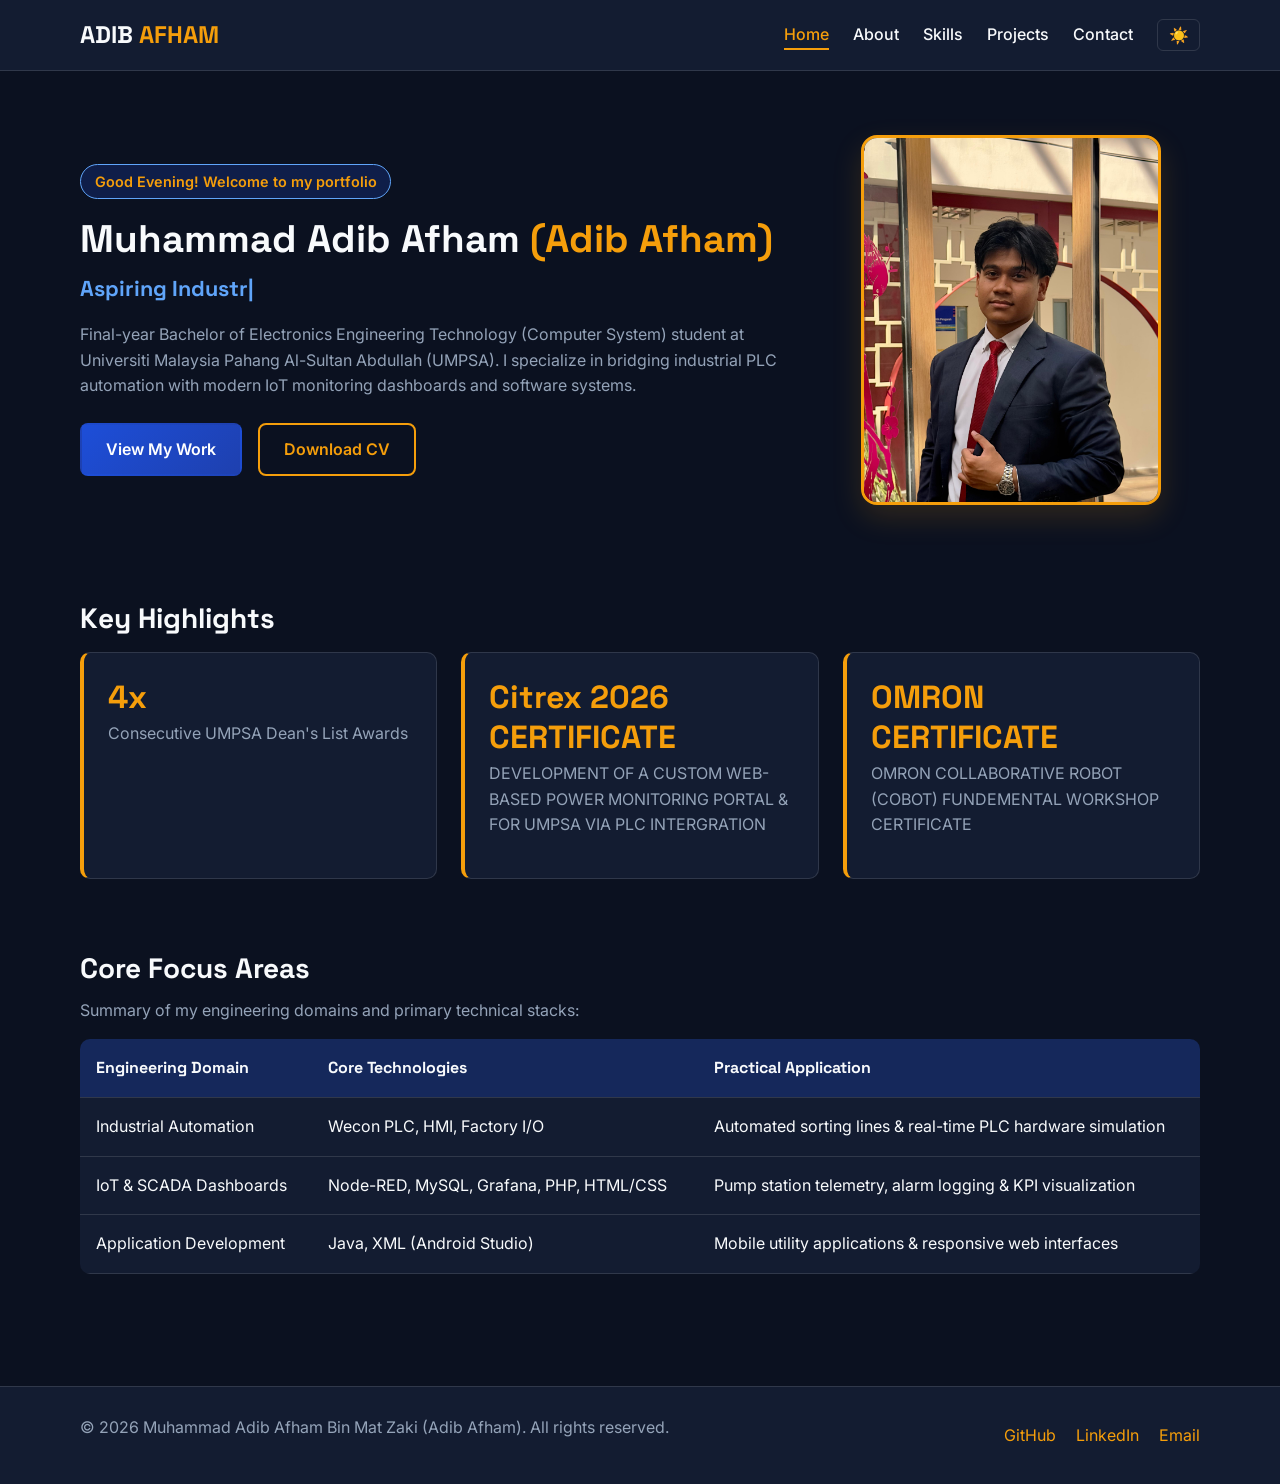
<file: index.html>
<!DOCTYPE html>
<html lang="en">
<head>
  <meta charset="UTF-8">
  <meta name="viewport" content="width=device-width, initial-scale=1.0">
  <title>ADIB AFHAM | Electronics &amp; Automation Portfolio</title>
  <link rel="preconnect" href="https://fonts.googleapis.com">
  <link rel="preconnect" href="https://fonts.gstatic.com" crossorigin>
  <link href="https://fonts.googleapis.com/css2?family=Inter:wght@400;500;600&family=Space+Grotesk:wght@600;700&display=swap" rel="stylesheet">
  <link rel="stylesheet" href="css/style.css">
</head>
<body>
  <header class="site-header">
    <div class="container nav-wrapper">
      <a href="index.html" class="logo">ADIB<span> AFHAM</span></a>
      <button class="hamburger" id="hamburgerBtn" aria-label="Toggle Navigation" aria-expanded="false">
        <span></span>
        <span></span>
        <span></span>
      </button>
      <nav class="main-nav" id="mainNav">
        <ul>
          <li><a href="index.html" class="active">Home</a></li>
          <li><a href="about.html">About</a></li>
          <li><a href="skills.html">Skills</a></li>
          <li><a href="projects.html">Projects</a></li>
          <li><a href="contact.html">Contact</a></li>
        </ul>
        <button id="themeToggle" class="theme-btn" aria-label="Toggle Light/Dark Mode">☀️</button>
      </nav>
    </div>
  </header>

  <main>
    <section class="hero container">
      <div class="hero-content">
        <p id="timeGreeting" class="greeting-badge">Welcome to my portfolio</p>
        <h1>Muhammad Adib Afham <span class="highlight">(Adib Afham)</span></h1>
        <h2 class="typing-wrapper">
          <span id="typingText"></span><span class="cursor">|</span>
        </h2>
        <p class="hero-bio">
          Final-year Bachelor of Electronics Engineering Technology (Computer System) student at Universiti Malaysia Pahang Al-Sultan Abdullah (UMPSA). I specialize in bridging industrial PLC automation with modern IoT monitoring dashboards and software systems.
        </p>
        <div class="cta-group">
          <a href="projects.html" class="btn btn-primary">View My Work</a>
          <a href="docs/resume.pdf" class="btn btn-outline" download>Download CV</a>
        </div>
      </div>
      <div class="hero-image">
        <img src="images/profile.jpg" alt="Portrait of Muhammad Adib Afham Bin Mat Zaki">
      </div>
    </section>

    <section class="highlights container">
      <h2>Key Highlights</h2>
      <div class="stats-grid">
        <article class="stat-card">
          <h3>4x</h3>
          <p>Consecutive UMPSA Dean's List Awards</p>
        </article>
        <article class="stat-card">
          <h3>Citrex 2026 CERTIFICATE</h3>
          <p>DEVELOPMENT OF A CUSTOM WEB-BASED POWER MONITORING PORTAL &amp; FOR UMPSA VIA PLC INTERGRATION</p>
        </article>
        <article class="stat-card">
          <h3>OMRON CERTIFICATE</h3>
          <p>OMRON COLLABORATIVE ROBOT (COBOT) FUNDEMENTAL WORKSHOP CERTIFICATE</p>
        </article>
      </div>
    </section>

    <section class="overview-table-section container">
      <h2>Core Focus Areas</h2>
      <p>Summary of my engineering domains and primary technical stacks:</p>
      <div class="table-responsive">
        <table>
          <thead>
            <tr>
              <th>Engineering Domain</th>
              <th>Core Technologies</th>
              <th>Practical Application</th>
            </tr>
          </thead>
          <tbody>
            <tr>
              <td>Industrial Automation</td>
              <td>Wecon PLC, HMI, Factory I/O</td>
              <td>Automated sorting lines &amp; real-time PLC hardware simulation</td>
            </tr>
            <tr>
              <td>IoT &amp; SCADA Dashboards</td>
              <td>Node-RED, MySQL, Grafana, PHP, HTML/CSS</td>
              <td>Pump station telemetry, alarm logging &amp; KPI visualization</td>
            </tr>
            <tr>
              <td>Application Development</td>
              <td>Java, XML (Android Studio)</td>
              <td>Mobile utility applications &amp; responsive web interfaces</td>
            </tr>
          </tbody>
        </table>
      </div>
    </section>
  </main>

  <footer class="site-footer">
    <div class="container footer-content">
      <p>&copy; <span id="currentYear">2026</span> Muhammad Adib Afham Bin Mat Zaki (Adib Afham). All rights reserved.</p>
      <div class="social-links">
        <a href="https://github.com/Adeebbs" target="_blank" rel="noopener noreferrer">GitHub</a>
        <a href="https://www.linkedin.com/in/adib-afham-a77aa1451/" target="_blank" rel="noopener noreferrer">LinkedIn</a>
        <a href="mailto:adibafham878@gmail.com">Email</a>
      </div>
    </div>
  </footer>

  <button id="scrollTopBtn" class="scroll-top" title="Back to top">&uarr;</button>
  <script src="js/script.js"></script>
</body>
</html>
</file>
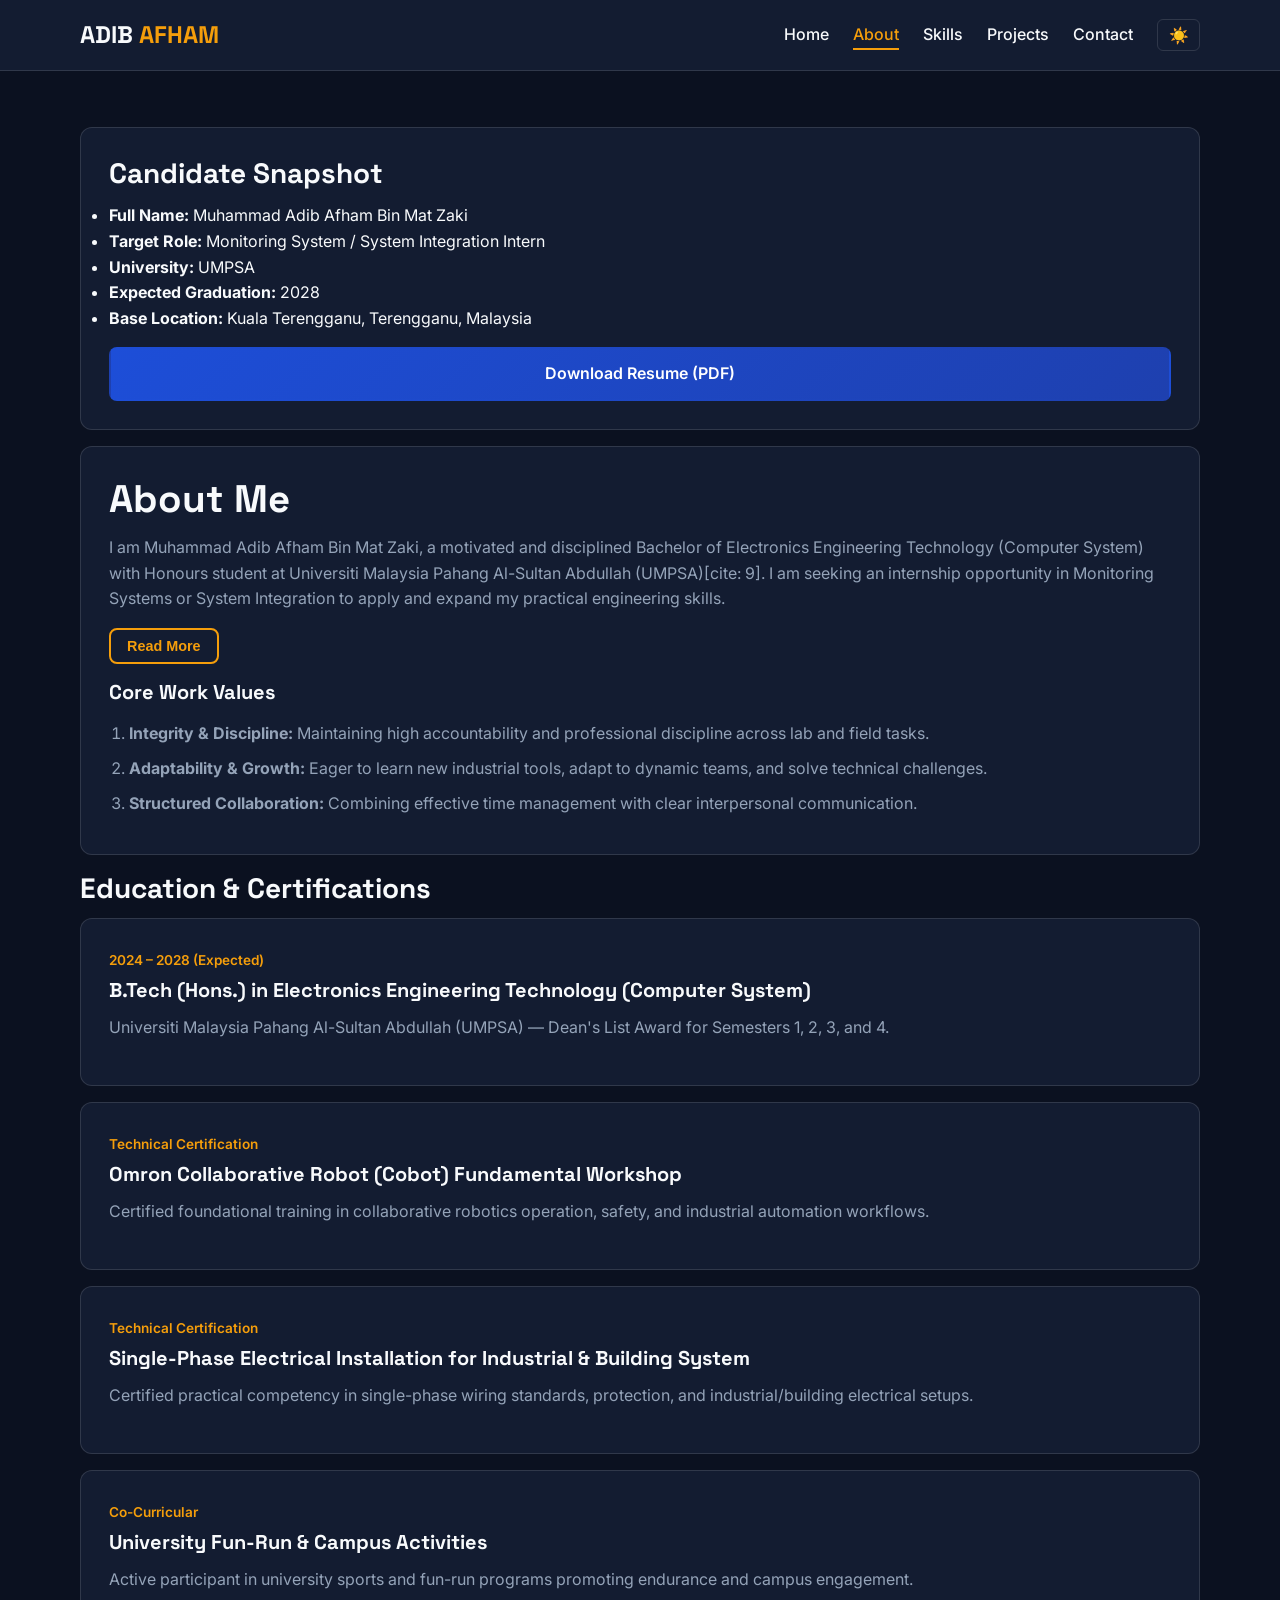
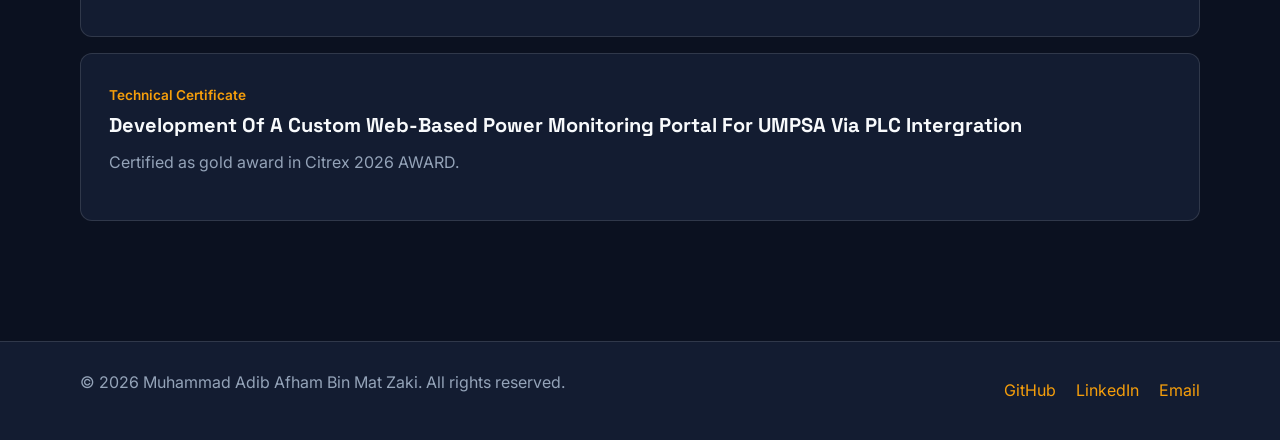
<file: about.html>
<!DOCTYPE html>
<html lang="en">
<head>
  <meta charset="UTF-8">
  <meta name="viewport" content="width=device-width, initial-scale=1.0">
  <title>About Me | Muhammad Adib Afham</title>
  <link rel="preconnect" href="https://fonts.googleapis.com">
  <link rel="preconnect" href="https://fonts.gstatic.com" crossorigin>
  <link href="https://fonts.googleapis.com/css2?family=Inter:wght@400;500;600&family=Space+Grotesk:wght@600;700&display=swap" rel="stylesheet">
  <link rel="stylesheet" href="css/style.css">
</head>
<body>
  <header class="site-header">
    <div class="container nav-wrapper">
      <a href="index.html" class="logo">ADIB<span> AFHAM</span></a>
      <button class="hamburger" id="hamburgerBtn" aria-label="Toggle Navigation" aria-expanded="false">
        <span></span>
        <span></span>
        <span></span>
      </button>
      <nav class="main-nav" id="mainNav">
        <ul>
          <li><a href="index.html">Home</a></li>
          <li><a href="about.html" class="active">About</a></li>
          <li><a href="skills.html">Skills</a></li>
          <li><a href="projects.html">Projects</a></li>
          <li><a href="contact.html">Contact</a></li>
        </ul>
        <button id="themeToggle" class="theme-btn" aria-label="Toggle Light/Dark Mode">☀️</button>
      </nav>
    </div>
  </header>

  <main class="container page-section">
    <div class="split-layout">
      <!-- Sticky Left Profile Card -->
      <aside class="sticky-sidebar">
        <div class="card profile-summary-card">
          <h2>Candidate Snapshot</h2>
          <ul class="meta-list">
            <li><strong>Full Name:</strong> Muhammad Adib Afham Bin Mat Zaki</li>
            <li><strong>Target Role:</strong> Monitoring System / System Integration Intern</li>
            <li><strong>University:</strong> UMPSA</li>
            <li><strong>Expected Graduation:</strong> 2028</li>
            <li><strong>Base Location:</strong> Kuala Terengganu, Terengganu, Malaysia</li>
            <p></p>
          </ul>
          <a href="docs/resume.pdf" class="btn btn-primary full-width" download>Download Resume (PDF)</a>
        </div>
      </aside>
      <p></p>

      <!-- Right Detailed Narrative & Credentials -->
      <div class="split-main">
        <article class="card">
          <h1>About Me</h1>
          <p>
            I am Muhammad Adib Afham Bin Mat Zaki, a motivated and disciplined Bachelor of Electronics Engineering Technology (Computer System) with Honours student at Universiti Malaysia Pahang Al-Sultan Abdullah (UMPSA)[cite: 9]. I am seeking an internship opportunity in Monitoring Systems or System Integration to apply and expand my practical engineering skills.
          </p>
          <div id="moreBio" class="hidden-content">
            <p>
              My academic projects focus on connecting industrial controllers with modern software interfaces—including linking Factory I/O simulations to physical PLC hardware via OPC UA (2025) and developing a web-based Water Pump Monitoring System dashboard using Node-RED, MySQL, and HTML with real-time alarm alerts (2026).
            </p>
            <p>
              Alongside earning Dean's List recognition across four consecutive semesters, I have completed hands-on technical workshops in Omron Collaborative Robots (Cobot) and Single-Phase Electrical Installation, and actively participate in university fun-run events.
            </p>
          </div>
          <button id="readMoreBtn" class="btn btn-outline btn-sm">Read More</button>
          <p>  </p>

          <h3>Core Work Values</h3>
          <ol class="styled-list">
            <li><strong>Integrity &amp; Discipline:</strong> Maintaining high accountability and professional discipline across lab and field tasks.</li>
            <li><strong>Adaptability &amp; Growth:</strong> Eager to learn new industrial tools, adapt to dynamic teams, and solve technical challenges.</li>
            <li><strong>Structured Collaboration:</strong> Combining effective time management with clear interpersonal communication.</li>
          </ol>
        </article>
        <p>


        </p>
        <p></p>
        <p></p>
        <section class="credentials-section">
          <h2>Education &amp; Certifications</h2>
          <div class="credentials-grid">
            <article class="card credential-card">
              <span class="timeline-date">2024 – 2028 (Expected)</span>
              <h3>B.Tech (Hons.) in Electronics Engineering Technology (Computer System)</h3>
              <p>Universiti Malaysia Pahang Al-Sultan Abdullah (UMPSA) — Dean's List Award for Semesters 1, 2, 3, and 4.</p>
            </article>
            <p></p>

            <article class="card credential-card">
              <span class="timeline-date">Technical Certification</span>
              <h3>Omron Collaborative Robot (Cobot) Fundamental Workshop</h3>
              <p>Certified foundational training in collaborative robotics operation, safety, and industrial automation workflows.</p>
            </article>
            <p></p>

            <article class="card credential-card">
              <span class="timeline-date">Technical Certification</span>
              <h3>Single-Phase Electrical Installation for Industrial &amp; Building System</h3>
              <p>Certified practical competency in single-phase wiring standards, protection, and industrial/building electrical setups.</p>
            </article>
            <p></p>

            <article class="card credential-card">
              <span class="timeline-date">Co-Curricular</span>
              <h3>University Fun-Run &amp; Campus Activities</h3>
              <p>Active participant in university sports and fun-run programs promoting endurance and campus engagement.</p>
            </article>
            <p></p>

            <article class="card credential-card">
              <span class="timeline-date">Technical Certificate</span>
              <h3>Development Of A Custom Web-Based Power Monitoring Portal For UMPSA Via PLC Intergration</h3>
              <p>Certified as gold award in Citrex 2026 AWARD.</p>
            </article>
            <p></p>
          </div>
        </section>
      </div>
    </div>
  </main>

  <footer class="site-footer">
    <div class="container footer-content">
      <p>&copy; <span id="currentYear">2026</span> Muhammad Adib Afham Bin Mat Zaki. All rights reserved.</p>
      <div class="social-links">
       <a href="https://github.com/Adeebbs" target="_blank" rel="noopener noreferrer">GitHub</a>
        <a href="https://www.linkedin.com/in/adib-afham-a77aa1451/" target="_blank" rel="noopener noreferrer">LinkedIn</a>
        <a href="mailto:adibafham878@gmail.com">Email</a>
      </div>
    </div>
  </footer>

  <button id="scrollTopBtn" class="scroll-top" title="Back to top">&uarr;</button>
  <script src="js/script.js"></script>
</body>
</html>
</file>
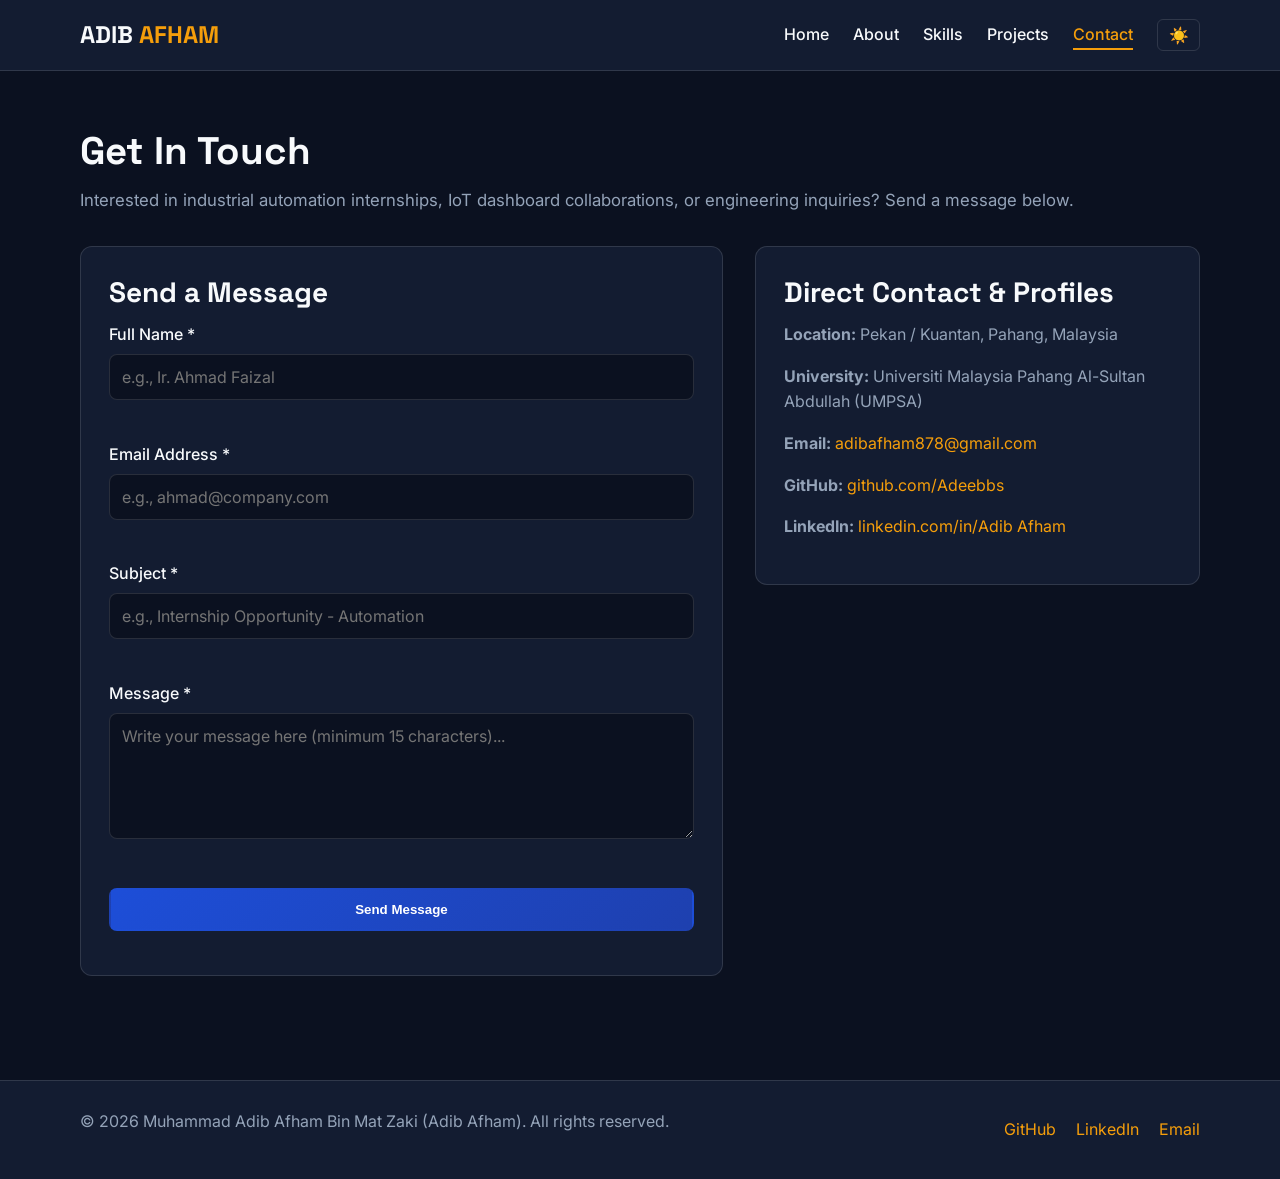
<file: contact.html>
<!DOCTYPE html>
<html lang="en">
<head>
  <meta charset="UTF-8">
  <meta name="viewport" content="width=device-width, initial-scale=1.0">
  <title>Contact | Adib Afham</title>
  <link rel="preconnect" href="https://fonts.googleapis.com">
  <link rel="preconnect" href="https://fonts.gstatic.com" crossorigin>
  <link href="https://fonts.googleapis.com/css2?family=Inter:wght@400;500;600&family=Space+Grotesk:wght@600;700&display=swap" rel="stylesheet">
  <link rel="stylesheet" href="css/style.css">
</head>
<body>
  <header class="site-header">
    <div class="container nav-wrapper">
      <a href="index.html" class="logo">ADIB<span> AFHAM</span></a>
      <button class="hamburger" id="hamburgerBtn" aria-label="Toggle Navigation" aria-expanded="false">
        <span></span>
        <span></span>
        <span></span>
      </button>
      <nav class="main-nav" id="mainNav">
        <ul>
          <li><a href="index.html">Home</a></li>
          <li><a href="about.html">About</a></li>
          <li><a href="skills.html">Skills</a></li>
          <li><a href="projects.html">Projects</a></li>
          <li><a href="contact.html" class="active">Contact</a></li>
        </ul>
        <button id="themeToggle" class="theme-btn" aria-label="Toggle Light/Dark Mode">☀️</button>
      </nav>
    </div>
  </header>

  <main class="container page-section">
    <h1>Get In Touch</h1>
    <p class="section-subtitle">Interested in industrial automation internships, IoT dashboard collaborations, or engineering inquiries? Send a message below.</p>

    <div class="contact-grid">
      <section class="contact-form-wrapper card">
        <h2>Send a Message</h2>
        <form id="contactForm" novalidate>
          <div class="form-group">
            <label for="fullName">Full Name *</label>
            <input type="text" id="fullName" name="fullName" placeholder="e.g., Ir. Ahmad Faizal" required>
            <small class="error-msg" id="nameError"></small>
          </div>

          <div class="form-group">
            <label for="email">Email Address *</label>
            <input type="email" id="email" name="email" placeholder="e.g., ahmad@company.com" required>
            <small class="error-msg" id="emailError"></small>
          </div>

          <div class="form-group">
            <label for="subject">Subject *</label>
            <input type="text" id="subject" name="subject" placeholder="e.g., Internship Opportunity - Automation" required>
            <small class="error-msg" id="subjectError"></small>
          </div>

          <div class="form-group">
            <label for="message">Message *</label>
            <textarea id="message" name="message" rows="5" placeholder="Write your message here (minimum 15 characters)..." required></textarea>
            <small class="error-msg" id="messageError"></small>
          </div>

          <button type="submit" class="btn btn-primary full-width">Send Message</button>
          <div id="formSuccess" class="success-banner" role="status"></div>
        </form>
      </section>

      <aside class="contact-info">
        <div class="card">
          <h2>Direct Contact &amp; Profiles</h2>
          <ul class="contact-list">
            <li><strong>Location:</strong> Pekan / Kuantan, Pahang, Malaysia</li>
            <li><strong>University:</strong> Universiti Malaysia Pahang Al-Sultan Abdullah (UMPSA)</li>
            <li><strong>Email:</strong> <a href="mailto:adibafham878@gmail.com">adibafham878@gmail.com</a></li>
            <li><strong>GitHub:</strong> <a href="https://github.com/Adeebbs" target="_blank" rel="noopener noreferrer">github.com/Adeebbs</a></li>
            <li><strong>LinkedIn:</strong> <a href="https://www.linkedin.com/in/adib-afham-a77aa1451/" target="_blank" rel="noopener noreferrer">linkedin.com/in/Adib Afham</a></li>
          </ul>
        </div>
      </aside>
    </div>
  </main>

  <footer class="site-footer">
    <div class="container footer-content">
      <p>&copy; <span id="currentYear">2026</span> Muhammad Adib Afham Bin Mat Zaki (Adib Afham). All rights reserved.</p>
      <div class="social-links">
       <a href="https://github.com/Adeebbs" target="_blank" rel="noopener noreferrer">GitHub</a>
        <a href="https://www.linkedin.com/in/adib-afham-a77aa1451/" target="_blank" rel="noopener noreferrer">LinkedIn</a>
        <a href="mailto:adibafham878@gmail.com">Email</a>
      </div>
    </div>
  </footer>

  <button id="scrollTopBtn" class="scroll-top" title="Back to top">&uarr;</button>
  <script src="js/script.js"></script>
</body>
</html>
</file>
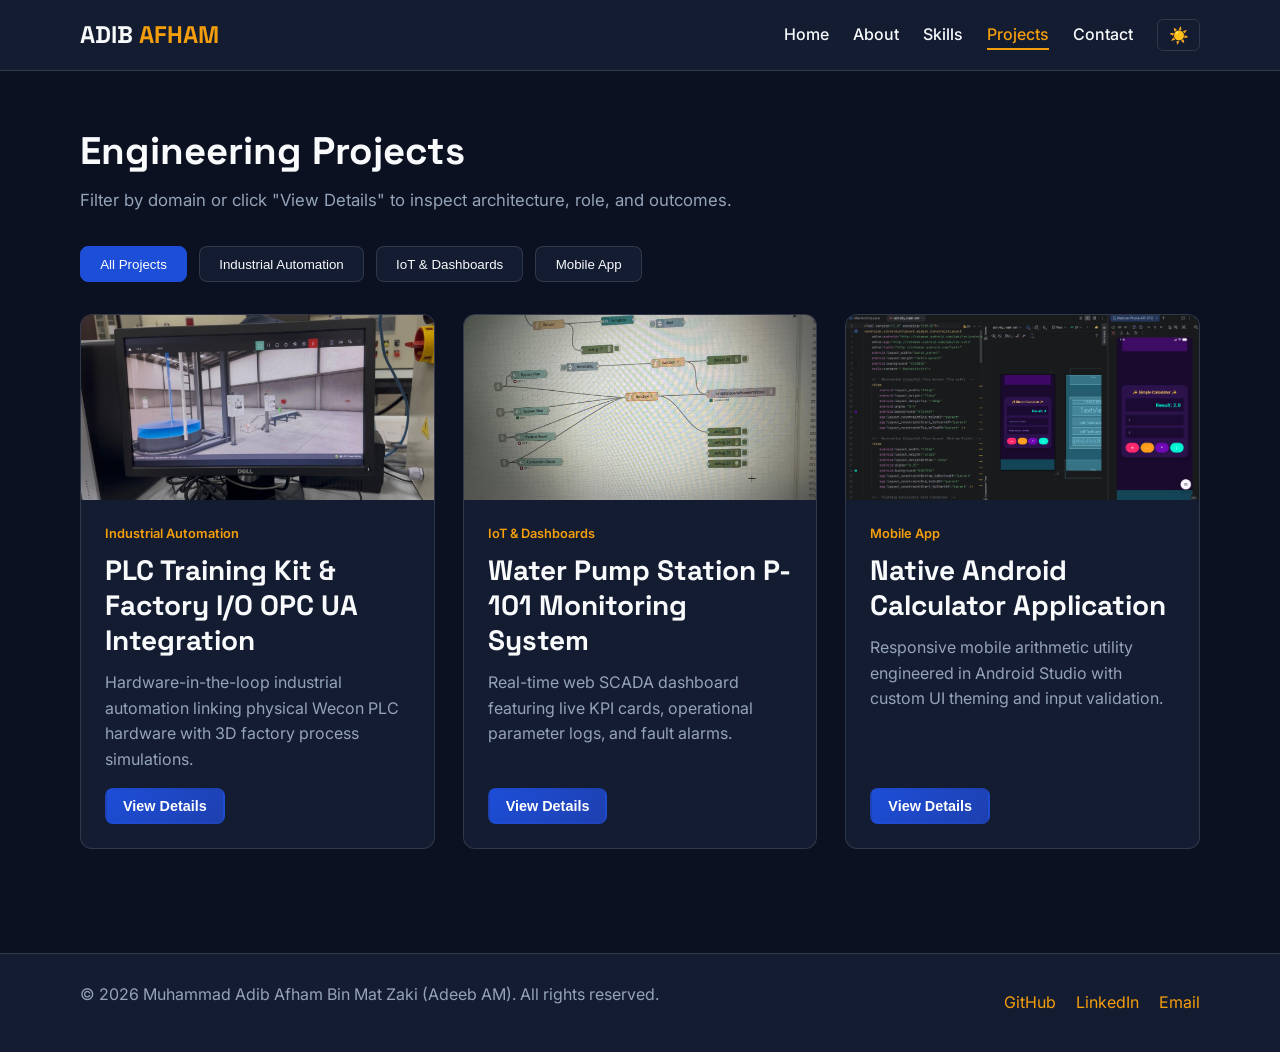
<file: projects.html>
<!DOCTYPE html>
<html lang="en">
<head>
  <meta charset="UTF-8">
  <meta name="viewport" content="width=device-width, initial-scale=1.0">
  <title>Engineering Projects | Adib Afham</title>
  <link rel="preconnect" href="https://fonts.googleapis.com">
  <link rel="preconnect" href="https://fonts.gstatic.com" crossorigin>
  <link href="https://fonts.googleapis.com/css2?family=Inter:wght@400;500;600&family=Space+Grotesk:wght@600;700&display=swap" rel="stylesheet">
  <link rel="stylesheet" href="css/style.css">
</head>
<body>
  <header class="site-header">
    <div class="container nav-wrapper">
      <a href="index.html" class="logo">ADIB<span> AFHAM</span></a>
      <button class="hamburger" id="hamburgerBtn" aria-label="Toggle Navigation" aria-expanded="false">
        <span></span>
        <span></span>
        <span></span>
      </button>
      <nav class="main-nav" id="mainNav">
        <ul>
          <li><a href="index.html">Home</a></li>
          <li><a href="about.html">About</a></li>
          <li><a href="skills.html">Skills</a></li>
          <li><a href="projects.html" class="active">Projects</a></li>
          <li><a href="contact.html">Contact</a></li>
        </ul>
        <button id="themeToggle" class="theme-btn" aria-label="Toggle Light/Dark Mode">☀️</button>
      </nav>
    </div>
  </header>

  <main class="container page-section">
    <h1>Engineering Projects</h1>
    <p class="section-subtitle">Filter by domain or click "View Details" to inspect architecture, role, and outcomes.</p>

    <div class="filter-controls">
      <button class="filter-btn active" data-filter="all">All Projects</button>
      <button class="filter-btn" data-filter="automation">Industrial Automation</button>
      <button class="filter-btn" data-filter="iot">IoT &amp; Dashboards</button>
      <button class="filter-btn" data-filter="mobile">Mobile App</button>
    </div>

    <div class="projects-grid">
      <article class="project-card" data-category="automation">
        <img src="images/project-plc.jpg" alt="Wecon PLC and Factory I/O Simulation Setup">
        <div class="project-body">
          <span class="tag">Industrial Automation</span>
          <h2>PLC Training Kit &amp; Factory I/O OPC UA Integration</h2>
          <p>Hardware-in-the-loop industrial automation linking physical Wecon PLC hardware with 3D factory process simulations.</p>
          <button class="btn btn-primary btn-sm open-modal-btn" data-project="plc">View Details</button>
        </div>
      </article>

      <article class="project-card" data-category="iot">
        <img src="images/project-pump.jpg" alt="Water Pump Station P-101 Monitoring Dashboard">
        <div class="project-body">
          <span class="tag">IoT &amp; Dashboards</span>
          <h2>Water Pump Station P-101 Monitoring System</h2>
          <p>Real-time web SCADA dashboard featuring live KPI cards, operational parameter logs, and fault alarms.</p>
          <button class="btn btn-primary btn-sm open-modal-btn" data-project="pump">View Details</button>
        </div>
      </article>

      <article class="project-card" data-category="mobile">
        <img src="images/project-android.jpg" alt="Android Studio Calculator Application Interface">
        <div class="project-body">
          <span class="tag">Mobile App</span>
          <h2>Native Android Calculator Application</h2>
          <p>Responsive mobile arithmetic utility engineered in Android Studio with custom UI theming and input validation.</p>
          <button class="btn btn-primary btn-sm open-modal-btn" data-project="android">View Details</button>
        </div>
      </article>
    </div>
  </main>

  <!-- Project Details Modal -->
  <div id="projectModal" class="modal" aria-hidden="true">
    <div class="modal-content">
      <button class="modal-close" id="closeModalBtn" aria-label="Close Modal">&times;</button>
      <h2 id="modalTitle">Project Title</h2>
      <p class="modal-meta"><strong>Role:</strong> <span id="modalRole"></span> | <strong>Tools:</strong> <span id="modalTools"></span></p>
      <h3>Problem Statement</h3>
      <p id="modalProblem"></p>
      <h3>Outcome &amp; Impact</h3>
      <p id="modalOutcome"></p>
      <div class="modal-actions">
        <a id="modalLink" href="#" target="_blank" rel="noopener noreferrer" class="btn btn-primary">View Source / Documentation</a>
      </div>
    </div>
  </div>

  <footer class="site-footer">
    <div class="container footer-content">
      <p>&copy; <span id="currentYear">2026</span> Muhammad Adib Afham Bin Mat Zaki (Adeeb AM). All rights reserved.</p>
      <div class="social-links">
       <a href="https://github.com/Adeebbs" target="_blank" rel="noopener noreferrer">GitHub</a>
        <a href="https://www.linkedin.com/in/adib-afham-a77aa1451/" target="_blank" rel="noopener noreferrer">LinkedIn</a>
        <a href="mailto:adibafham878@gmail.com">Email</a>
      </div>
    </div>
  </footer>

  <button id="scrollTopBtn" class="scroll-top" title="Back to top">&uarr;</button>
  <script src="js/script.js"></script>
</body>
</html>
</file>
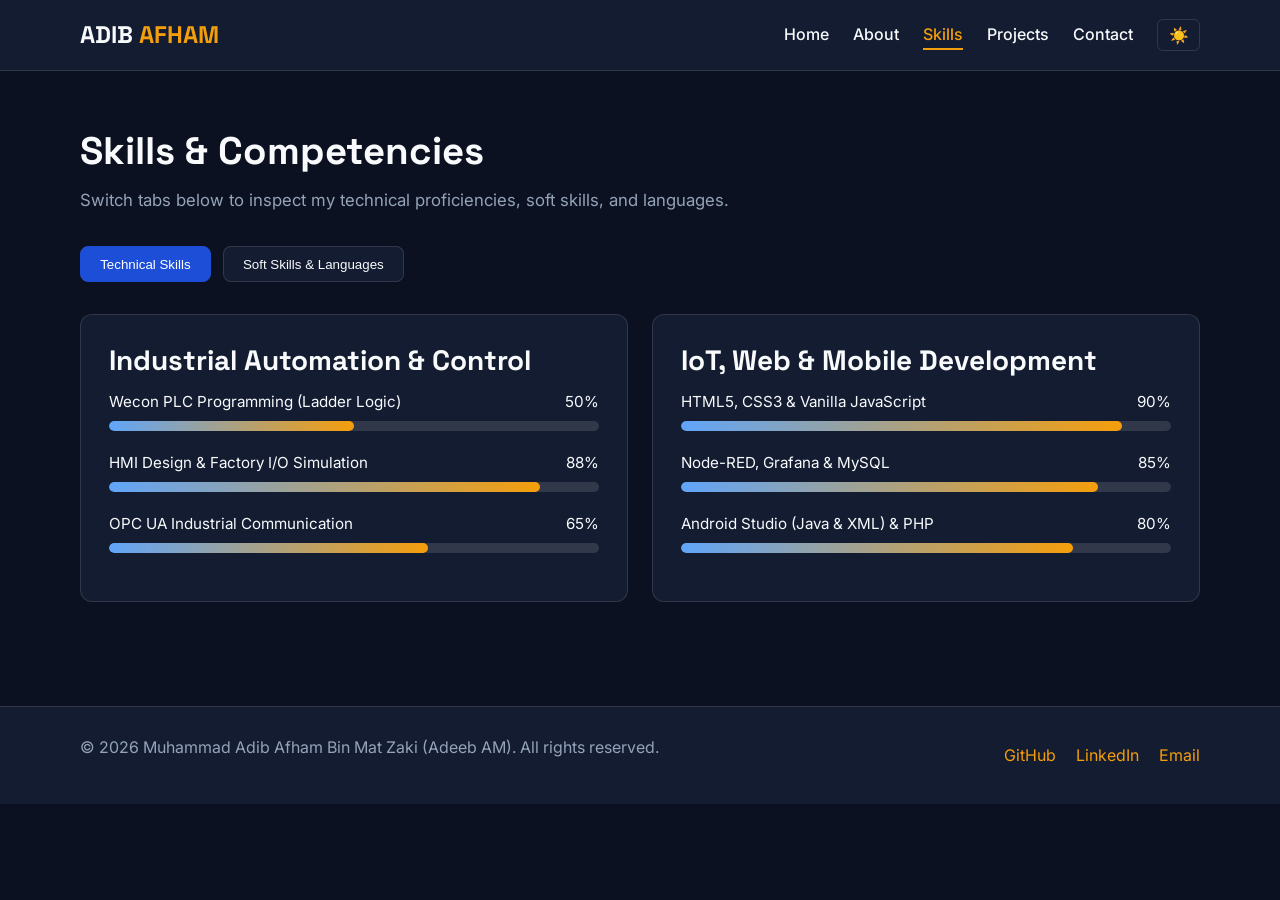
<file: skills.html>
<!DOCTYPE html>
<html lang="en">
<head>
  <meta charset="UTF-8">
  <meta name="viewport" content="width=device-width, initial-scale=1.0">
  <title>Skills &amp; Competencies | Adib Afham</title>
  <link rel="preconnect" href="https://fonts.googleapis.com">
  <link rel="preconnect" href="https://fonts.gstatic.com" crossorigin>
  <link href="https://fonts.googleapis.com/css2?family=Inter:wght@400;500;600&family=Space+Grotesk:wght@600;700&display=swap" rel="stylesheet">
  <link rel="stylesheet" href="css/style.css">
</head>
<body>
  <header class="site-header">
    <div class="container nav-wrapper">
      <a href="index.html" class="logo">ADIB<span> AFHAM</span></a>
      <button class="hamburger" id="hamburgerBtn" aria-label="Toggle Navigation" aria-expanded="false">
        <span></span>
        <span></span>
        <span></span>
      </button>
      <nav class="main-nav" id="mainNav">
        <ul>
          <li><a href="index.html">Home</a></li>
          <li><a href="about.html">About</a></li>
          <li><a href="skills.html" class="active">Skills</a></li>
          <li><a href="projects.html">Projects</a></li>
          <li><a href="contact.html">Contact</a></li>
        </ul>
        <button id="themeToggle" class="theme-btn" aria-label="Toggle Light/Dark Mode">☀️</button>
      </nav>
    </div>
  </header>

  <main class="container page-section">
    <h1>Skills &amp; Competencies</h1>
    <p class="section-subtitle">Switch tabs below to inspect my technical proficiencies, soft skills, and languages.</p>

    <div class="tab-buttons">
      <button class="tab-btn active" data-tab="technical">Technical Skills</button>
      <button class="tab-btn" data-tab="soft">Soft Skills &amp; Languages</button>
    </div>

    <section id="technical" class="tab-content active">
      <div class="skills-grid">
        <article class="card">
          <h2>Industrial Automation &amp; Control</h2>
          <div class="skill-item">
            <div class="skill-header"><span>Wecon PLC Programming (Ladder Logic)</span><span>50%</span></div>
            <div class="progress-bar"><div class="progress-fill" data-width="50%"></div></div>
          </div>
          <div class="skill-item">
            <div class="skill-header"><span>HMI Design &amp; Factory I/O Simulation</span><span>88%</span></div>
            <div class="progress-bar"><div class="progress-fill" data-width="88%"></div></div>
          </div>
          <div class="skill-item">
            <div class="skill-header"><span>OPC UA Industrial Communication</span><span>65%</span></div>
            <div class="progress-bar"><div class="progress-fill" data-width="65%"></div></div>
          </div>
        </article>

        <article class="card">
          <h2>IoT, Web &amp; Mobile Development</h2>
          <div class="skill-item">
            <div class="skill-header"><span>HTML5, CSS3 &amp; Vanilla JavaScript</span><span>90%</span></div>
            <div class="progress-bar"><div class="progress-fill" data-width="90%"></div></div>
          </div>
          <div class="skill-item">
            <div class="skill-header"><span>Node-RED, Grafana &amp; MySQL</span><span>85%</span></div>
            <div class="progress-bar"><div class="progress-fill" data-width="85%"></div></div>
          </div>
          <div class="skill-item">
            <div class="skill-header"><span>Android Studio (Java &amp; XML) &amp; PHP</span><span>80%</span></div>
            <div class="progress-bar"><div class="progress-fill" data-width="80%"></div></div>
          </div>
        </article>
      </div>
    </section>

    <section id="soft" class="tab-content">
      <div class="skills-grid">
        <article class="card">
          <h2>Professional &amp; Soft Skills</h2>
          <div class="skill-item">
            <div class="skill-header"><span>Systematic Troubleshooting &amp; Root-Cause Analysis</span><span>92%</span></div>
            <div class="progress-bar"><div class="progress-fill" data-width="92%"></div></div>
          </div>
          <div class="skill-item">
            <div class="skill-header"><span>Technical Documentation &amp; SDLC Reporting</span><span>90%</span></div>
            <div class="progress-bar"><div class="progress-fill" data-width="90%"></div></div>
          </div>
          <div class="skill-item">
            <div class="skill-header"><span>Team Collaboration &amp; Lab Leadership</span><span>88%</span></div>
            <div class="progress-bar"><div class="progress-fill" data-width="88%"></div></div>
          </div>
        </article>

        <article class="card">
          <h2>Languages</h2>
          <div class="skill-item">
            <div class="skill-header"><span>Bahasa Melayu (Native)</span><span>100%</span></div>
            <div class="progress-bar"><div class="progress-fill" data-width="100%"></div></div>
          </div>
          <div class="skill-item">
            <div class="skill-header"><span>English (Professional Working Proficiency)</span><span>85%</span></div>
            <div class="progress-bar"><div class="progress-fill" data-width="85%"></div></div>
          </div>
        </article>
      </div>
    </section>
  </main>

  <footer class="site-footer">
    <div class="container footer-content">
      <p>&copy; <span id="currentYear">2026</span> Muhammad Adib Afham Bin Mat Zaki (Adeeb AM). All rights reserved.</p>
      <div class="social-links">
       <a href="https://github.com/Adeebbs" target="_blank" rel="noopener noreferrer">GitHub</a>
        <a href="https://www.linkedin.com/in/adib-afham-a77aa1451/" target="_blank" rel="noopener noreferrer">LinkedIn</a>
        <a href="mailto:adibafham878@gmail.com">Email</a>
      </div>
    </div>
  </footer>

  <button id="scrollTopBtn" class="scroll-top" title="Back to top">&uarr;</button>
  <script src="js/script.js"></script>
</body>
</html>
</file>
<file: css/style.css>
/* =========================================================
   CSS Variables & Theme Setup (Cobalt Blue & Amber Gold)
   ========================================================= */
:root {
  --bg-primary: #0b1120;
  --bg-secondary: #131c31;
  --text-primary: #f8fafc;
  --text-secondary: #94a3b8;
  --accent-primary: #1d4ed8;
  --accent-primary-dark: #1e40af;
  --accent-primary-light: #60a5fa;
  --accent-secondary: #f59e0b;
  --accent-secondary-light: #fbbf24;
  --border-color: rgba(248, 250, 252, 0.12);
  --error-color: #f43f5e;
  --success-color: #10b981;
  --font-heading: 'Space Grotesk', sans-serif;
  --font-body: 'Inter', sans-serif;
  --transition: all 0.3s ease;
}

body.light-theme {
  --bg-primary: #f8fafc;
  --bg-secondary: #ffffff;
  --text-primary: #0f172a;
  --text-secondary: #475569;
  --accent-primary: #1d4ed8;
  --accent-primary-dark: #1e3a8a;
  --accent-primary-light: #2563eb;
  --accent-secondary: #d97706;
  --accent-secondary-light: #b45309;
  --border-color: rgba(15, 23, 42, 0.12);
  --error-color: #dc2626;
  --success-color: #059669;
}

/* =========================================================
   Reset & Global Typography
   ========================================================= */
* {
  box-sizing: border-box;
  margin: 0;
  padding: 0;
}

html {
  scroll-behavior: smooth;
}

body {
  font-family: var(--font-body);
  background-color: var(--bg-primary);
  color: var(--text-primary);
  line-height: 1.6;
  transition: background-color 0.3s ease, color 0.3s ease;
}

h1, h2, h3 {
  font-family: var(--font-heading);
  line-height: 1.25;
  margin-bottom: 0.75rem;
}

h1 { font-size: 2.4rem; }
h2 { font-size: 1.75rem; }
h3 { font-size: 1.25rem; }

p {
  margin-bottom: 1rem;
  color: var(--text-secondary);
}

a {
  color: var(--accent-secondary);
  text-decoration: none;
  transition: var(--transition);
}

.container {
  width: 90%;
  max-width: 1120px;
  margin: 0 auto;
}

.page-section {
  padding: 3.5rem 0;
}

.section-subtitle {
  margin-bottom: 2rem;
  font-size: 1.05rem;
}

/* =========================================================
   Header & Responsive Navigation
   ========================================================= */
.site-header {
  background-color: var(--bg-secondary);
  border-bottom: 1px solid var(--border-color);
  position: sticky;
  top: 0;
  z-index: 100;
}

.nav-wrapper {
  display: flex;
  justify-content: space-between;
  align-items: center;
  padding: 1rem 0;
}

.logo {
  font-family: var(--font-heading);
  font-size: 1.5rem;
  font-weight: 700;
  color: var(--text-primary);
}

.logo span {
  color: var(--accent-secondary);
}

.main-nav {
  display: flex;
  align-items: center;
  gap: 1.5rem;
}

.main-nav ul {
  display: flex;
  list-style: none;
  gap: 1.5rem;
}

.main-nav a {
  color: var(--text-primary);
  font-weight: 500;
  padding-bottom: 0.25rem;
  border-bottom: 2px solid transparent;
}

.main-nav a:hover,
.main-nav a.active {
  color: var(--accent-secondary);
  border-bottom-color: var(--accent-secondary);
}

.theme-btn {
  background: transparent;
  border: 1px solid var(--border-color);
  color: var(--text-primary);
  padding: 0.35rem 0.65rem;
  border-radius: 6px;
  cursor: pointer;
  font-size: 1rem;
}

.hamburger {
  display: none;
  flex-direction: column;
  gap: 5px;
  background: transparent;
  border: none;
  cursor: pointer;
}

.hamburger span {
  width: 25px;
  height: 3px;
  background-color: var(--text-primary);
  border-radius: 2px;
}

/* =========================================================
   Buttons & Cards
   ========================================================= */
.btn {
  display: inline-block;
  padding: 0.75rem 1.5rem;
  border-radius: 8px;
  font-weight: 600;
  cursor: pointer;
  border: 2px solid transparent;
  transition: var(--transition);
  text-align: center;
}

.btn-sm {
  padding: 0.5rem 1rem;
  font-size: 0.9rem;
}

.full-width {
  width: 100%;
}

.btn-primary {
  background: linear-gradient(135deg, var(--accent-primary), var(--accent-primary-dark));
  color: #ffffff;
}

.btn-primary:hover {
  transform: translateY(-2px);
  box-shadow: 0 6px 20px rgba(29, 78, 216, 0.45);
}

.btn-outline {
  border-color: var(--accent-secondary);
  color: var(--accent-secondary);
  background: transparent;
}

.btn-outline:hover {
  background-color: var(--accent-secondary);
  color: #0b1120;
}

.card {
  background-color: var(--bg-secondary);
  border: 1px solid var(--border-color);
  border-radius: 12px;
  padding: 1.75rem;
}

/* =========================================================
   Home Page: Hero, Highlights & Table
   ========================================================= */
.hero {
  display: grid;
  grid-template-columns: 1.3fr 0.7fr;
  align-items: center;
  gap: 2.5rem;
  padding: 4rem 0;
}

.greeting-badge {
  display: inline-block;
  background: rgba(29, 78, 216, 0.22);
  border: 1px solid var(--accent-primary-light);
  color: var(--accent-secondary);
  padding: 0.3rem 0.85rem;
  border-radius: 20px;
  font-size: 0.9rem;
  font-weight: 600;
  margin-bottom: 1rem;
}

.highlight {
  color: var(--accent-secondary);
}

.typing-wrapper {
  min-height: 2.2rem;
  color: var(--accent-primary);
  font-size: 1.35rem;
}

body:not(.light-theme) .typing-wrapper {
  color: var(--accent-primary-light);
}

.cursor {
  animation: blink 0.8s infinite;
}

@keyframes blink {
  50% { opacity: 0; }
}

.cta-group {
  display: flex;
  gap: 1rem;
  margin-top: 1.5rem;
}

.hero-image img {
  width: 100%;
  max-width: 300px;
  border-radius: 16px;
  border: 3px solid var(--accent-secondary);
  box-shadow: 0 12px 30px rgba(245, 158, 11, 0.16);
  display: block;
  margin: 0 auto;
}

.highlights {
  padding: 2rem 0;
}

.stats-grid {
  display: grid;
  grid-template-columns: repeat(3, 1fr);
  gap: 1.5rem;
  margin-top: 1rem;
}

.stat-card {
  background-color: var(--bg-secondary);
  border: 1px solid var(--border-color);
  border-left: 4px solid var(--accent-secondary);
  border-radius: 10px;
  padding: 1.5rem;
  transition: var(--transition);
}

.stat-card:hover {
  transform: translateY(-4px);
}

.stat-card h3 {
  font-size: 2rem;
  color: var(--accent-secondary);
  margin-bottom: 0.25rem;
}

.overview-table-section {
  padding: 2.5rem 0 4rem;
}

.table-responsive {
  overflow-x: auto;
  margin-top: 1rem;
}

table {
  width: 100%;
  border-collapse: collapse;
  background-color: var(--bg-secondary);
  border-radius: 10px;
  overflow: hidden;
}

th, td {
  padding: 1rem;
  text-align: left;
  border-bottom: 1px solid var(--border-color);
}

th {
  background-color: rgba(29, 78, 216, 0.25);
  color: var(--text-primary);
  font-family: var(--font-heading);
}

/* =========================================================
   About Page & Timeline
   ========================================================= */
.about-grid {
  display: grid;
  grid-template-columns: 1.4fr 1fr;
  gap: 2rem;
  margin-bottom: 3rem;
}

.hidden-content {
  display: none;
}

.hidden-content.show {
  display: block;
}

.styled-list {
  margin: 1rem 0 0 1.25rem;
  color: var(--text-secondary);
}

.styled-list li {
  margin-bottom: 0.6rem;
}

.timeline {
  border-left: 3px solid var(--accent-primary-light);
  padding-left: 1.5rem;
  margin-top: 1.5rem;
}

.timeline-item {
  position: relative;
  margin-bottom: 2rem;
  background-color: var(--bg-secondary);
  padding: 1.5rem;
  border-radius: 10px;
  border: 1px solid var(--border-color);
}

.timeline-date {
  display: inline-block;
  font-size: 0.85rem;
  font-weight: 600;
  color: var(--accent-secondary);
  margin-bottom: 0.4rem;
}

.timeline-item ul {
  margin-left: 1.25rem;
  color: var(--text-secondary);
}

/* =========================================================
   Skills Page: Tabs & Animated Bars
   ========================================================= */
.tab-buttons,
.filter-controls {
  display: flex;
  flex-wrap: wrap;
  gap: 0.75rem;
  margin-bottom: 2rem;
}

.tab-btn,
.filter-btn {
  padding: 0.6rem 1.2rem;
  border-radius: 8px;
  border: 1px solid var(--border-color);
  background-color: var(--bg-secondary);
  color: var(--text-primary);
  cursor: pointer;
  font-weight: 500;
  transition: var(--transition);
}

.tab-btn.active,
.filter-btn.active,
.tab-btn:hover,
.filter-btn:hover {
  background-color: var(--accent-primary);
  color: #ffffff;
  border-color: var(--accent-primary);
}

.tab-content {
  display: none;
}

.tab-content.active {
  display: block;
}

.skills-grid {
  display: grid;
  grid-template-columns: repeat(2, 1fr);
  gap: 1.5rem;
}

.skill-item {
  margin-bottom: 1.25rem;
}

.skill-header {
  display: flex;
  justify-content: space-between;
  font-size: 0.95rem;
  margin-bottom: 0.4rem;
}

.progress-bar {
  width: 100%;
  height: 10px;
  background-color: rgba(248, 250, 252, 0.12);
  border-radius: 6px;
  overflow: hidden;
}

body.light-theme .progress-bar {
  background-color: #e2e8f0;
}

.progress-fill {
  height: 100%;
  width: 0;
  background: linear-gradient(90deg, var(--accent-primary-light), var(--accent-secondary));
  border-radius: 6px;
  transition: width 0.9s ease-in-out;
}

/* =========================================================
   Projects Page & Modal
   ========================================================= */
.projects-grid {
  display: grid;
  grid-template-columns: repeat(3, 1fr);
  gap: 1.75rem;
}

.project-card {
  background-color: var(--bg-secondary);
  border: 1px solid var(--border-color);
  border-radius: 12px;
  overflow: hidden;
  display: flex;
  flex-direction: column;
  transition: var(--transition);
}

.project-card:hover {
  transform: translateY(-5px);
  border-color: var(--accent-secondary);
}

.project-card img {
  width: 100%;
  height: 185px;
  object-fit: cover;
  background-color: var(--bg-primary);
}

.project-body {
  padding: 1.5rem;
  display: flex;
  flex-direction: column;
  flex-grow: 1;
}

.project-body .btn {
  margin-top: auto;
  align-self: flex-start;
}

.tag {
  display: inline-block;
  font-size: 0.8rem;
  font-weight: 600;
  color: var(--accent-secondary);
  margin-bottom: 0.5rem;
}

.modal {
  display: none;
  position: fixed;
  inset: 0;
  background-color: rgba(11, 17, 32, 0.8);
  z-index: 200;
  align-items: center;
  justify-content: center;
  padding: 1rem;
}

.modal.open {
  display: flex;
}

.modal-content {
  background-color: var(--bg-secondary);
  border: 1px solid var(--accent-secondary);
  border-radius: 12px;
  max-width: 600px;
  width: 100%;
  padding: 2rem;
  position: relative;
}

.modal-close {
  position: absolute;
  top: 1rem;
  right: 1.25rem;
  background: none;
  border: none;
  color: var(--text-primary);
  font-size: 1.75rem;
  cursor: pointer;
}

/* =========================================================
   Contact Page & Validation
   ========================================================= */
.contact-grid {
  display: grid;
  grid-template-columns: 1.3fr 0.9fr;
  gap: 2rem;
}

.form-group {
  margin-bottom: 1.25rem;
}

.form-group label {
  display: block;
  margin-bottom: 0.4rem;
  font-weight: 500;
}

.form-group input,
.form-group textarea {
  width: 100%;
  padding: 0.75rem;
  border-radius: 8px;
  border: 1px solid var(--border-color);
  background-color: var(--bg-primary);
  color: var(--text-primary);
  font-family: inherit;
  font-size: 1rem;
}

.form-group input:focus,
.form-group textarea:focus {
  outline: none;
  border-color: var(--accent-secondary);
}

.error-msg {
  color: var(--error-color);
  font-size: 0.85rem;
  display: block;
  min-height: 1.1rem;
  margin-top: 0.25rem;
}

.success-banner {
  margin-top: 1rem;
  color: var(--success-color);
  font-weight: 600;
}

.contact-list {
  list-style: none;
}

.contact-list li {
  margin-bottom: 1rem;
  color: var(--text-secondary);
}

/* =========================================================
   Footer & Scroll-To-Top
   ========================================================= */
.site-footer {
  background-color: var(--bg-secondary);
  border-top: 1px solid var(--border-color);
  padding: 1.75rem 0;
  margin-top: 3rem;
}

.footer-content {
  display: flex;
  justify-content: space-between;
  align-items: center;
  flex-wrap: wrap;
  gap: 1rem;
}

.social-links {
  display: flex;
  gap: 1.25rem;
}

.scroll-top {
  position: fixed;
  bottom: 1.5rem;
  right: 1.5rem;
  background-color: var(--accent-primary);
  color: #ffffff;
  border: none;
  border-radius: 50%;
  width: 42px;
  height: 42px;
  font-size: 1.2rem;
  cursor: pointer;
  display: none;
  z-index: 90;
}

/* =========================================================
   Media Queries (Tablet <= 768px & Mobile <= 480px)
   ========================================================= */
@media (max-width: 768px) {
  .hamburger {
    display: flex;
  }

  .main-nav {
    display: none;
    position: absolute;
    top: 100%;
    left: 0;
    right: 0;
    background-color: var(--bg-secondary);
    flex-direction: column;
    padding: 1.5rem;
    border-bottom: 1px solid var(--border-color);
  }

  .main-nav.open {
    display: flex;
  }

  .main-nav ul {
    flex-direction: column;
    align-items: center;
  }

  .hero,
  .about-grid,
  .skills-grid,
  .contact-grid {
    grid-template-columns: 1fr;
  }

  .projects-grid,
  .stats-grid {
    grid-template-columns: repeat(2, 1fr);
  }
}

@media (max-width: 480px) {
  h1 {
    font-size: 1.85rem;
  }

  .projects-grid,
  .stats-grid {
    grid-template-columns: 1fr;
  }

  .cta-group {
    flex-direction: column;
  }

  .btn {
    width: 100%;
  }
}
</file>
